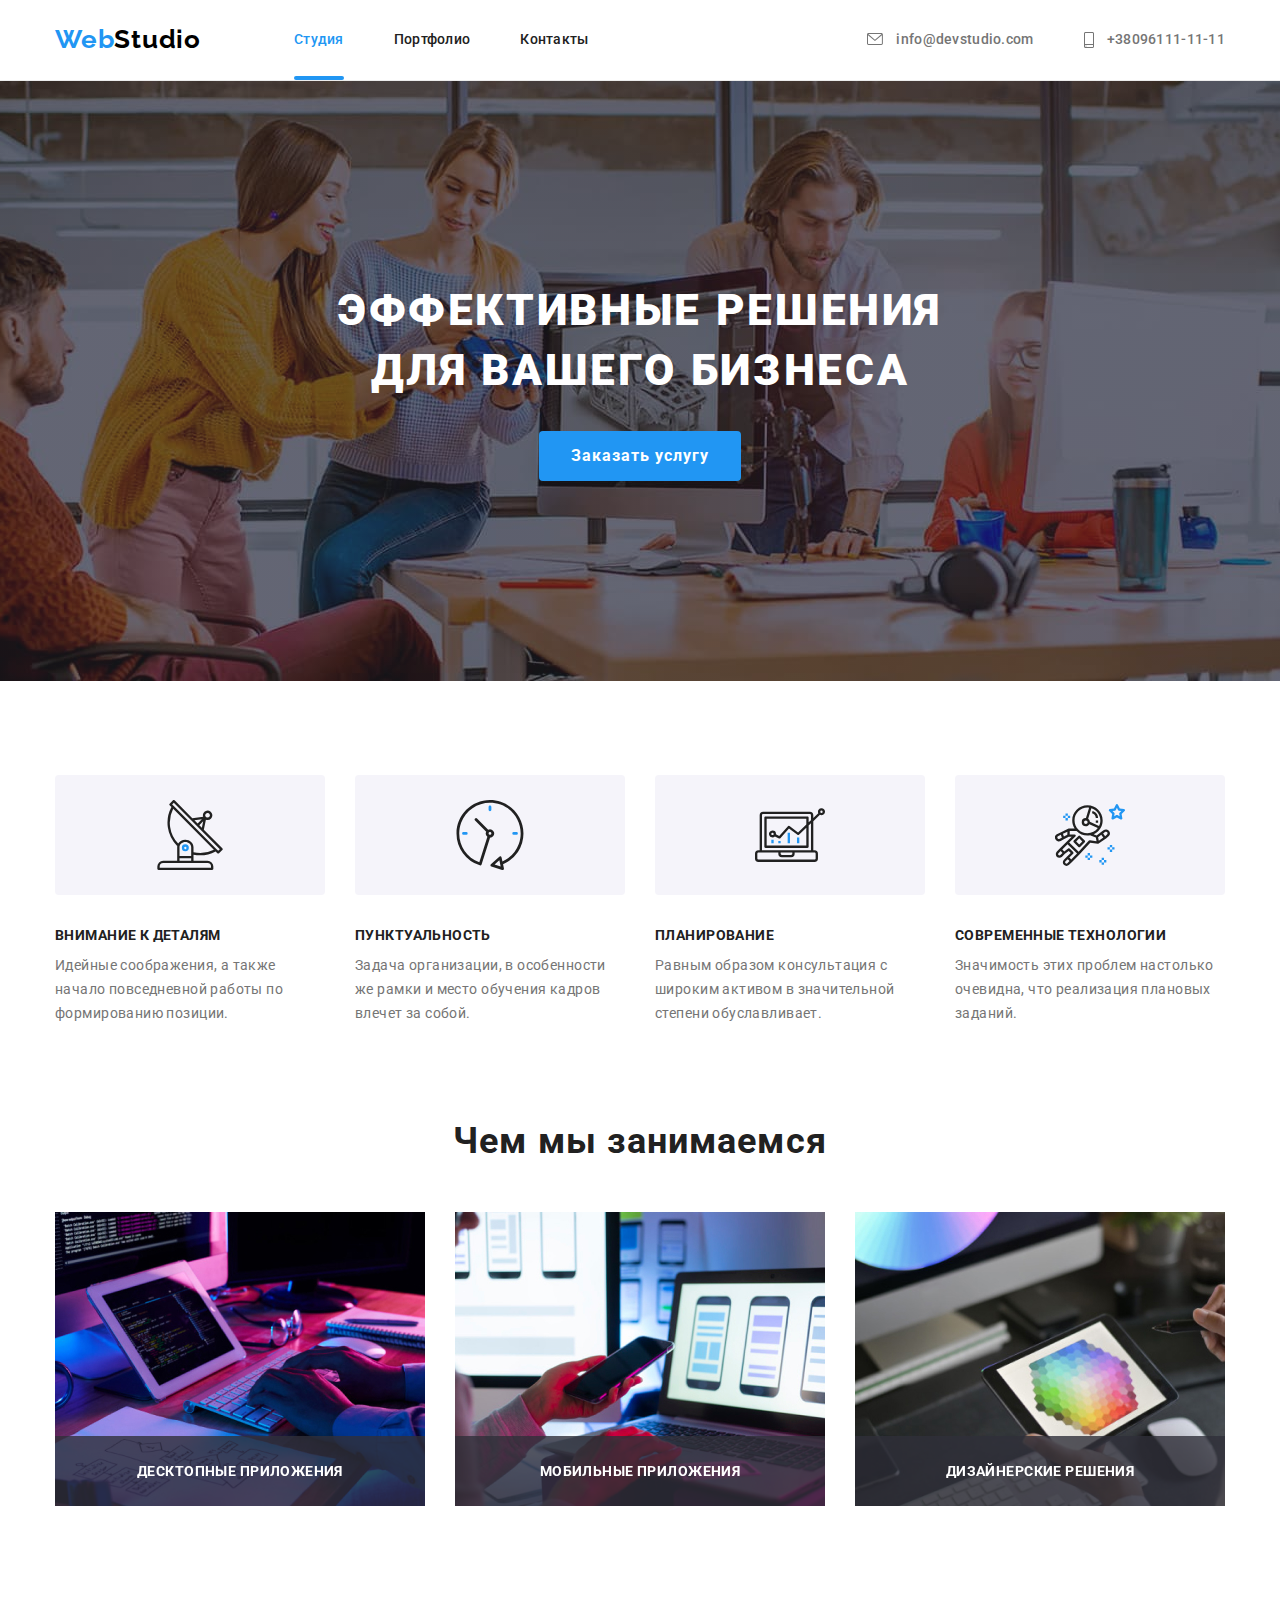
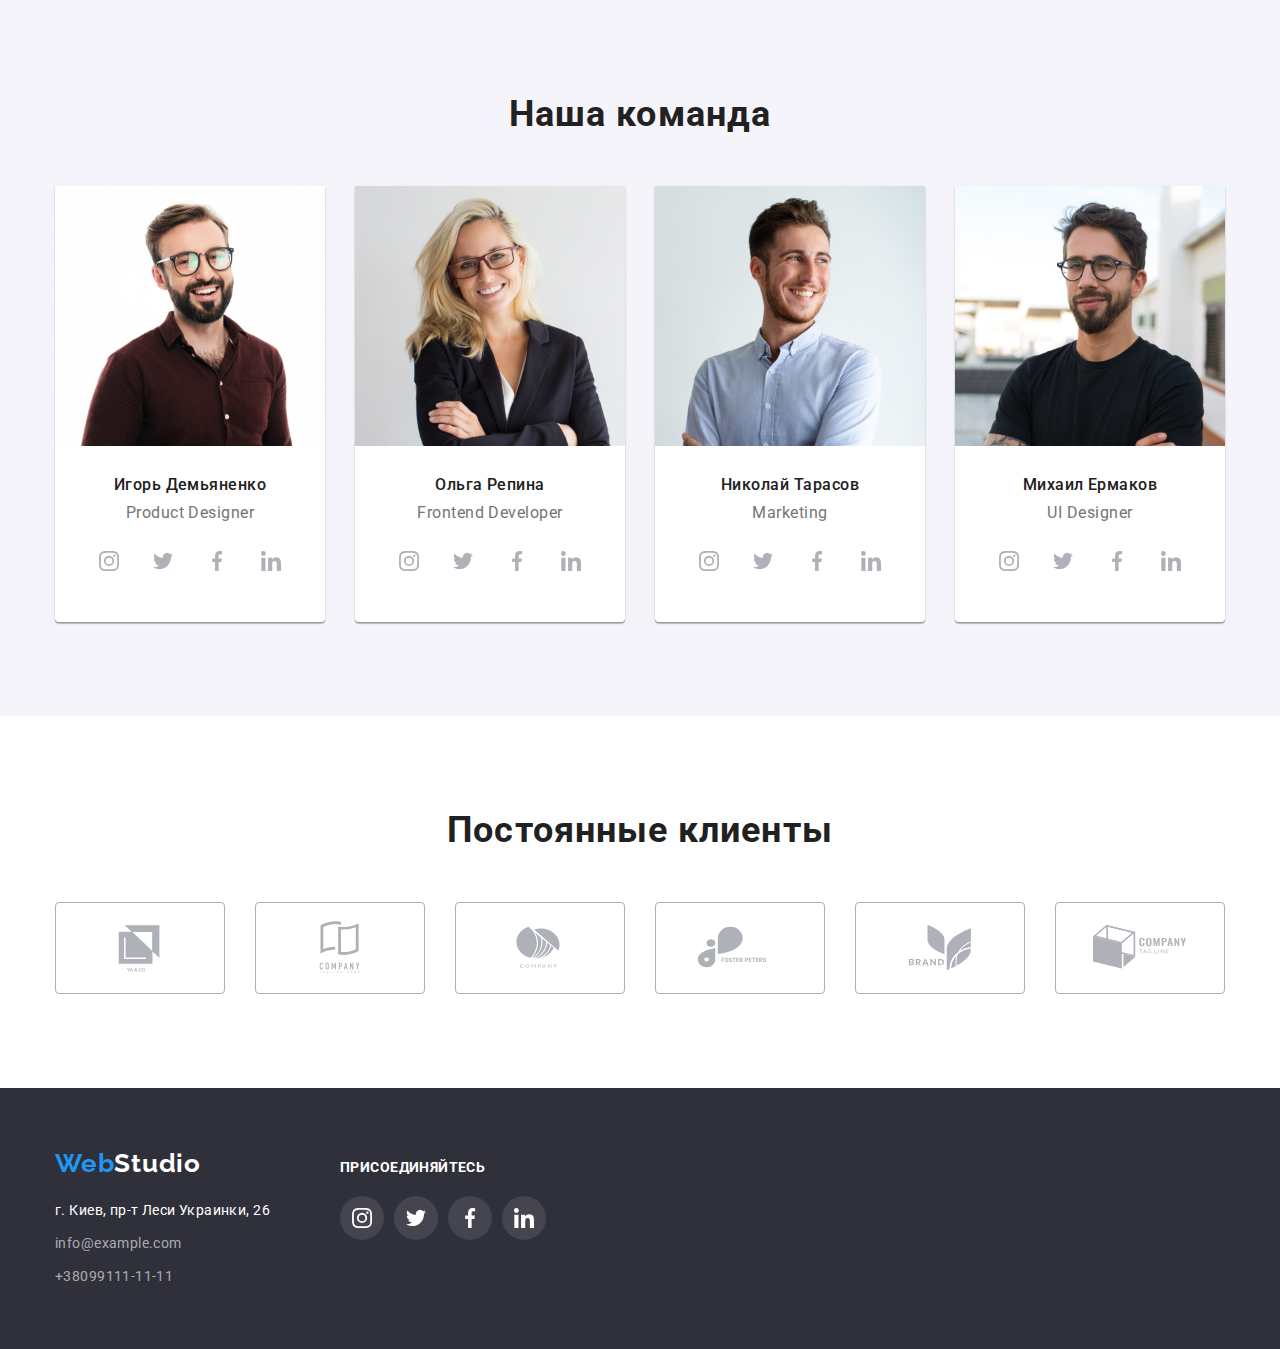
<file: index.html>
<!DOCTYPE html>
<html lang="ru">
  <head>
    <meta charset="UTF-8" />
    <meta http-equiv="X-UA-Compatible" content="IE=edge" />
    <meta name="viewport" content="width=device-width, initial-scale=1.0" />
    <link
      rel="stylesheet"
      href="https://cdnjs.cloudflare.com/ajax/libs/modern-normalize/1.0.0/modern-normalize.min.css"
    />
    <link rel="stylesheet" href="./styles/style.css" />
    <title>goit-markup-hw-01</title>
    <link rel="preconnect" href="https://fonts.googleapis.com" />
    <link rel="preconnect" href="https://fonts.gstatic.com" crossorigin />
    <link
      href="https://fonts.googleapis.com/css2?family=Raleway:wght@700&family=Roboto:wght@400;500;700;900&display=swap"
      rel="stylesheet"
    />
  </head>
  <body>
    <!--header-->

    <header class="header-content">
      <div class="container nav">
        <nav class="header-nav">
          <a lang="en" class="logo" href="./index.html"><span class="logo-web">Web</span>Studio</a>

          <ul class="header-list list">
            <li class="item is-active"><a class="link current" href="./index.html">Студия</a></li>
            <li class="item"><a class="link" href="./portfolio.html">Портфолио</a></li>
            <li class="item"><a class="link" href="./index.html">Контакты</a></li>
          </ul>
        </nav>
        <ul class="contact-list list">
          <li class="contact-item item item-icon">
            <a class="link contact-link" href="mailto:info@devstudio.com">
              <svg class="icon-mail">
                <use href="./images/icon.svg/symbol-defs.svg#icon-mail"></use>
              </svg>
              info@devstudio.com
            </a>
          </li>
          <li class="contact-item item item-icon">
            <a class="link contact-link" href="tel:+380961111111"
              ><svg class="icon-smartphone">
                <use href="./images/icon.svg/symbol-defs.svg#icon-smartphone"></use>
              </svg>
              +38096111-11-11
            </a>
          </li>
        </ul>
      </div>
    </header>

    <!--Main-->

    <main>
      <!--title-->

      <section class="section hero-section">
        <div class="container hero-container">
          <h1 class="hero-title">
            Эффективные решения <br />
            для вашего бизнеса
          </h1>
          <button class="hero-button" type="button" data-modal-open>Заказать услугу</button>
        </div>
        <div class="backdrop is-hidden" data-modal>
          <div class="modal">
            <button class="modal-button" type="button" data-modal-close>
              <svg class="icon-close">
                <use href="./images/icon.svg/symbol-defs.svg#icon-close-black"></use>
              </svg>
            </button>
            <p class="modal-text">Hello World</p>
          </div>
        </div>
      </section>

      <!--skills-->

      <section class="section skill-section">
        <h2 class="visually-hidden">Скилы</h2>

        <div class="container skill-container">
          <ul class="skill-list list">
            <li class="skill-box">
              <h3 class="skill-title">Внимание к деталям</h3>
              <p class="skill-text">
                Идейные соображения, а также начало повседневной работы по формированию позиции.
              </p>
            </li>

            <li class="skill-box">
              <h3 class="skill-title">Пунктуальность</h3>
              <p class="skill-text">
                Задача организации, в особенности же рамки и место обучения кадров влечет за собой.
              </p>
            </li>

            <li class="skill-box">
              <h3 class="skill-title">Планирование</h3>
              <p class="skill-text">
                Равным образом консультация с широким активом в значительной степени обуславливает.
              </p>
            </li>

            <li class="skill-box">
              <h3 class="skill-title">Современные технологии</h3>
              <p class="skill-text">
                Значимость этих проблем настолько очевидна, что реализация плановых заданий.
              </p>
            </li>
          </ul>
        </div>
      </section>

      <!-- our work -->

      <section class="section work-section">
        <div class="container work-container">
          <h2 class="work-title">Чем мы занимаемся</h2>

          <ul class="work-list list set-card">
            <li class="work-item set-item">
              <img src="./images/box1.jpg" alt="работа" width="370" />
              <p class="work-text">Десктопные приложения</p>
            </li>
            <li class="work-item set-item">
              <img src="./images/box2.jpg" alt="работа" width="370" />
              <p class="work-text">Мобильные приложения</p>
            </li>
            <li class="work-item set-item">
              <img src="./images/box3.jpg" alt="работа" width="370" />
              <p class="work-text">Дизайнерские решения</p>
            </li>
          </ul>
        </div>
      </section>

      <!--our team -->

      <section class="section team-section">
        <div class="container team-container">
          <h2 class="team-title">Наша команда</h2>

          <ul class="team-list list set-card">
            <li class="team-worker set-item">
              <img
                class="worker-photo"
                src="./images/photo1.jpg"
                alt="работник1"
                width="270"
                height="260"
              />
              <div class="team-context">
                <h3 class="team-name">Игорь Демьяненко</h3>
                <p class="team-job">Product Designer</p>
                <ul class="list list-icon">
                  <li class="icon-item icon-social">
                    <a class="link link-icon" href="./portfolio.html">
                      <svg class="icon">
                        <use href="./images/icon.svg/symbol-defs.svg#icon-instagram"></use>
                      </svg>
                    </a>
                  </li>
                  <li class="icon-item icon-social">
                    <a class="link link-icon" href="./portfolio.html">
                      <svg class="icon">
                        <use
                          href="./images/icon.svg/symbol-defs.svg#icon-twitter"
                          width="20"
                          height="20"
                        ></use>
                      </svg>
                    </a>
                  </li>
                  <li class="icon-item icon-social">
                    <a class="link link-icon" href="./portfolio.html">
                      <svg class="icon">
                        <use
                          href="./images/icon.svg/symbol-defs.svg#icon-facebook"
                          width="20"
                          height="20"
                        ></use>
                      </svg>
                    </a>
                  </li>
                  <li class="icon-item icon-social">
                    <a class="link link-icon" href="./portfolio.html">
                      <svg class="icon">
                        <use
                          href="./images/icon.svg/symbol-defs.svg#icon-linkedin"
                          width="20"
                          height="20"
                        ></use>
                      </svg>
                    </a>
                  </li>
                </ul>
              </div>
            </li>

            <li class="team-worker set-item">
              <img
                class="worker-photo"
                src="./images/photo2.jpg"
                alt="работник2"
                width="270"
                height="260"
              />
              <div class="team-context">
                <h3 class="team-name">Ольга Репина</h3>
                <p class="team-job">Frontend Developer</p>
                <ul class="list list-icon">
                  <li class="icon-item icon-social">
                    <a class="link link-icon" href="./portfolio.html">
                      <svg class="icon">
                        <use href="./images/icon.svg/symbol-defs.svg#icon-instagram"></use>
                      </svg>
                    </a>
                  </li>
                  <li class="icon-item icon-social">
                    <a class="link link-icon" href="./portfolio.html">
                      <svg class="icon">
                        <use
                          href="./images/icon.svg/symbol-defs.svg#icon-twitter"
                          width="20"
                          height="20"
                        ></use>
                      </svg>
                    </a>
                  </li>
                  <li class="icon-item icon-social">
                    <a class="link link-icon" href="./portfolio.html">
                      <svg class="icon">
                        <use
                          href="./images/icon.svg/symbol-defs.svg#icon-facebook"
                          width="20"
                          height="20"
                        ></use>
                      </svg>
                    </a>
                  </li>
                  <li class="icon-item">
                    <a class="link link-icon" href="./portfolio.html">
                      <svg class="icon">
                        <use
                          href="./images/icon.svg/symbol-defs.svg#icon-linkedin"
                          width="20"
                          height="20"
                        ></use>
                      </svg>
                    </a>
                  </li>
                </ul>
              </div>
            </li>
            <li class="team-worker set-item">
              <img
                class="worker-photo"
                src="./images/photo3.jpg"
                alt="работник3"
                width="270"
                height="260"
              />
              <div class="team-context">
                <h3 class="team-name">Николай Тарасов</h3>
                <p class="team-job">Marketing</p>
                <ul class="list list-icon">
                  <li class="icon-item icon-social">
                    <a class="link link-icon" href="./portfolio.html">
                      <svg class="icon">
                        <use href="./images/icon.svg/symbol-defs.svg#icon-instagram"></use>
                      </svg>
                    </a>
                  </li>
                  <li class="icon-item icon-social">
                    <a class="link link-icon" href="./portfolio.html">
                      <svg class="icon">
                        <use
                          href="./images/icon.svg/symbol-defs.svg#icon-twitter"
                          width="20"
                          height="20"
                        ></use>
                      </svg>
                    </a>
                  </li>
                  <li class="icon-item icon-social">
                    <a class="link link-icon" href="./portfolio.html">
                      <svg class="icon">
                        <use
                          href="./images/icon.svg/symbol-defs.svg#icon-facebook"
                          width="20"
                          height="20"
                        ></use>
                      </svg>
                    </a>
                  </li>
                  <li class="icon-item">
                    <a class="link link-icon" href="./portfolio.html">
                      <svg class="icon">
                        <use
                          href="./images/icon.svg/symbol-defs.svg#icon-linkedin"
                          width="20"
                          height="20"
                        ></use>
                      </svg>
                    </a>
                  </li>
                </ul>
              </div>
            </li>

            <li class="team-worker set-item">
              <img
                class="worker-photo"
                src="./images/photo4.jpg"
                alt="работник4"
                width="270"
                height="260"
              />
              <div class="team-context">
                <h3 class="team-name">Михаил Ермаков</h3>
                <p class="team-job">UI Designer</p>
                <ul class="list list-icon">
                  <li class="icon-item icon-social">
                    <a class="link link-icon" href="./portfolio.html">
                      <svg class="icon">
                        <use href="./images/icon.svg/symbol-defs.svg#icon-instagram"></use>
                      </svg>
                    </a>
                  </li>
                  <li class="icon-item icon-social">
                    <a class="link link-icon" href="./portfolio.html">
                      <svg class="icon">
                        <use
                          href="./images/icon.svg/symbol-defs.svg#icon-twitter"
                          width="20"
                          height="20"
                        ></use>
                      </svg>
                    </a>
                  </li>
                  <li class="icon-item icon-social">
                    <a class="link link-icon" href="./portfolio.html">
                      <svg class="icon">
                        <use
                          href="./images/icon.svg/symbol-defs.svg#icon-facebook"
                          width="20"
                          height="20"
                        ></use>
                      </svg>
                    </a>
                  </li>
                  <li class="icon-item icon-social">
                    <a class="link link-icon" href="./portfolio.html">
                      <svg class="icon">
                        <use
                          href="./images/icon.svg/symbol-defs.svg#icon-linkedin"
                          width="20"
                          height="20"
                        ></use>
                      </svg>
                    </a>
                  </li>
                </ul>
              </div>
            </li>
          </ul>
        </div>
      </section>

      <!-- clients -->

      <section class="section">
        <div class="container">
          <h2 class="title title-client">Постоянные клиенты</h2>

          <ul class="list list-client set-card">
            <li class="item-client set-item">
              <a class="link link-client" href="">
                <svg class="icon-client company1">
                  <use href="./images/icon.svg/symbol-defs.svg#icon-company1"></use>
                </svg>
              </a>
            </li>
            <li class="item-client set-item">
              <a class="link link-client" href="">
                <svg class="icon-client company2">
                  <use href="./images/icon.svg/symbol-defs.svg#icon-company2"></use>
                </svg>
              </a>
            </li>
            <li class="item-client set-item">
              <a class="link link-client" href="">
                <svg class="icon-client company3">
                  <use href="./images/icon.svg/symbol-defs.svg#icon-company3"></use>
                </svg>
              </a>
            </li>
            <li class="item-client set-item">
              <a class="link link-client" href="">
                <svg class="icon-client company4">
                  <use href="./images/icon.svg/symbol-defs.svg#icon-company4"></use>
                </svg>
              </a>
            </li>
            <li class="item-client set-item">
              <a class="link link-client" href="">
                <svg class="icon-client company5">
                  <use href="./images/icon.svg/symbol-defs.svg#icon-company5"></use>
                </svg>
              </a>
            </li>
            <li class="item-client set-item">
              <a class="link link-client" href="">
                <svg class="icon-client company6">
                  <use href="./images/icon.svg/symbol-defs.svg#icon-company6"></use>
                </svg>
              </a>
            </li>
          </ul>
        </div>
      </section>
    </main>

    <!--footer-->

    <footer class="footer-content">
      <div class="container footer-container">
        <div>
          <a lang="en" class="logo" href="./index.html"><span class="logo-web">Web</span>Studio</a>
          <address class="addres">
            <ul class="footer-link list">
              <li class="item">
                <a
                  class="map-link"
                  href="https://goo.gl/maps/2Jbn84FayPKxQuNF9"
                  target="_blank"
                  rel="noopener nofollow"
                  >г. Киев, пр-т Леси Украинки, 26
                </a>
              </li>
              <li class="item">
                <a class="link" href="mailto:info@example.com">info@example.com</a>
              </li>
              <li class="item"><a class="link" href="tel:+380991111111">+38099111-11-11</a></li>
            </ul>
          </address>
        </div>
        <div class="container-social">
          <h2 class="social-title">присоединяйтесь</h2>
          <ul class="list list-social">
            <li class="item-social icon-social">
              <a class="link" href="">
                <svg class="footer-icon">
                  <use href="./images/icon.svg/symbol-defs.svg#icon-instagram"></use>
                </svg>
              </a>
            </li>
            <li class="item-social icon-social">
              <a class="link" href="">
                <svg class="footer-icon">
                  <use href="./images/icon.svg/symbol-defs.svg#icon-twitter"></use>
                </svg>
              </a>
            </li>
            <li class="item-social icon-social">
              <a class="link" href="">
                <svg class="footer-icon">
                  <use href="./images/icon.svg/symbol-defs.svg#icon-facebook"></use>
                </svg>
              </a>
            </li>
            <li class="item-social icon-social">
              <a class="link" href="">
                <svg class="footer-icon">
                  <use href="./images/icon.svg/symbol-defs.svg#icon-linkedin"></use>
                </svg>
              </a>
            </li>
          </ul>
        </div>
      </div>
    </footer>
    <script src="./js/modal.js"></script>
  </body>
</html>
</file>
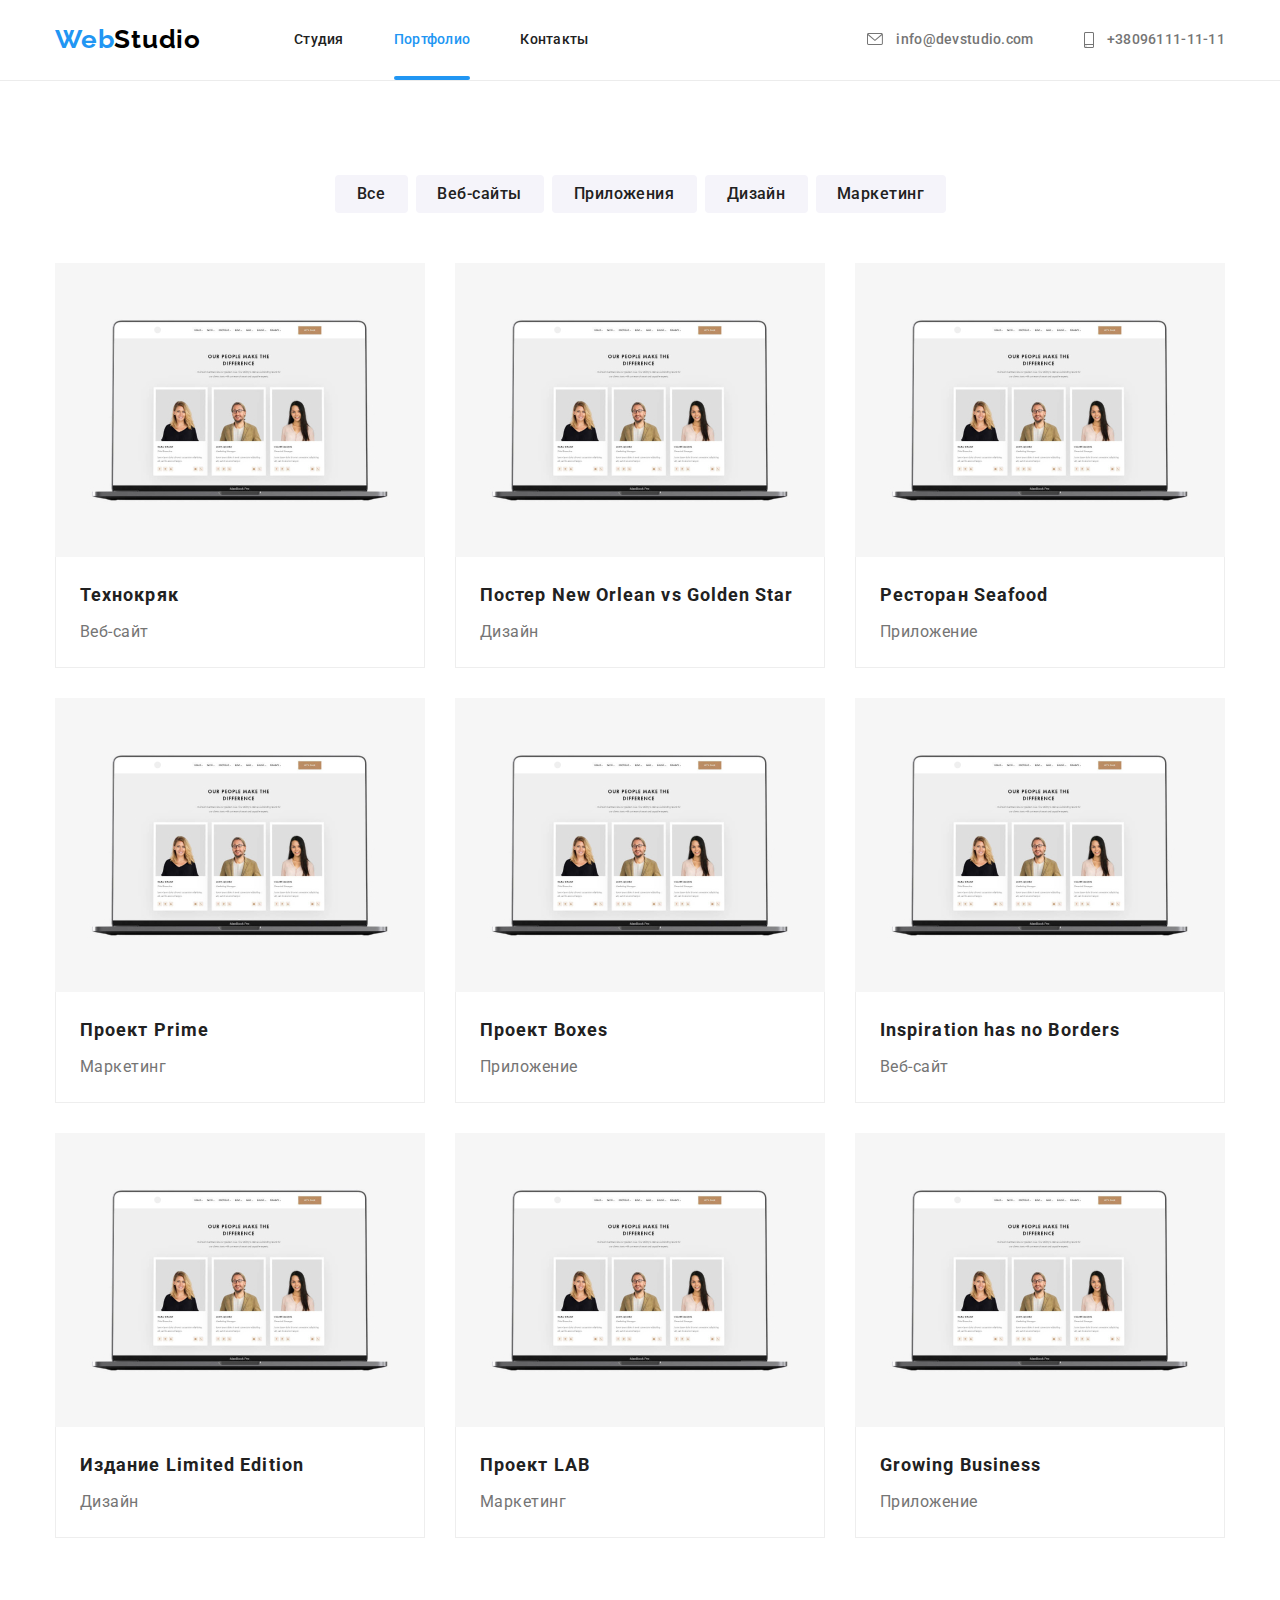
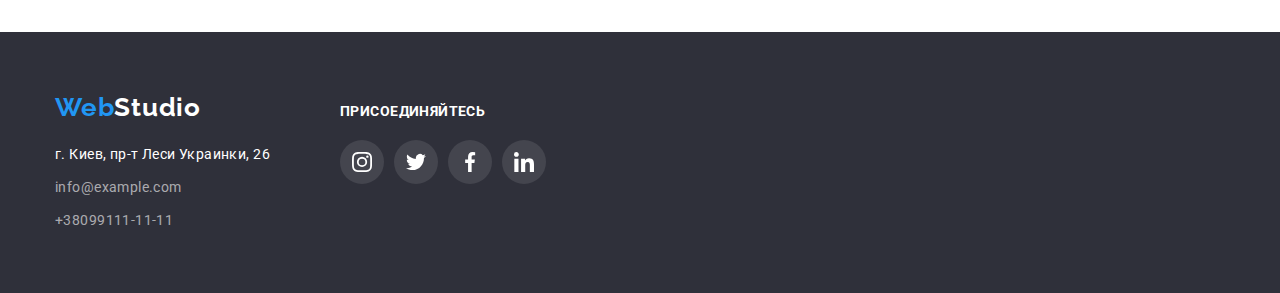
<file: portfolio.html>
<!DOCTYPE html>
<html lang="ru">
  <head>
    <meta charset="UTF-8" />
    <meta http-equiv="X-UA-Compatible" content="IE=edge" />
    <meta name="viewport" content="width=device-width, initial-scale=1.0" />
    <link
      rel="stylesheet"
      href="https://cdnjs.cloudflare.com/ajax/libs/modern-normalize/1.0.0/modern-normalize.min.css"
    />
    <link rel="stylesheet" href="./styles/style.css" />
    <link rel="preconnect" href="https://fonts.googleapis.com" />
    <link rel="preconnect" href="https://fonts.gstatic.com" crossorigin />
    <link
      href="https://fonts.googleapis.com/css2?family=Raleway:wght@700&family=Roboto:wght@400;500;700;900&display=swap"
      rel="stylesheet"
    />
    <title>goit-markup-hw-02</title>
  </head>
  <body>
    <!--header-->

    <header class="header-content">
      <div class="container nav">
        <nav class="header-nav">
          <a lang="en" class="logo" href="./index.html"><span class="logo-web">Web</span>Studio</a>

          <ul class="header-list list">
            <li class="item"><a class="link" href="./index.html">Студия</a></li>
            <li class="item is-active">
              <a class="link current" href="./portfolio.html">Портфолио</a>
            </li>
            <li class="item"><a class="link" href="./index.html">Контакты</a></li>
          </ul>
        </nav>
        <ul class="contact-list list">
          <li class="contact-item item item-icon">
            <a class="link contact-link" href="mailto:info@devstudio.com">
              <svg class="icon-mail">
                <use href="./images/icon.svg/symbol-defs.svg#icon-mail"></use>
              </svg>
              info@devstudio.com
            </a>
          </li>
          <li class="contact-item item item-icon">
            <a class="link contact-link" href="tel:+380961111111"
              ><svg class="icon-smartphone">
                <use href="./images/icon.svg/symbol-defs.svg#icon-smartphone"></use>
              </svg>
              +38096111-11-11
            </a>
          </li>
        </ul>
      </div>
    </header>

    <!--main-->

    <main>
      <section class="section project">
        <h1 class="visually-hidden">Портфолио</h1>

        <div class="container">
          <!--portfolio buttons-->

          <ul class="list-button list">
            <li class="item">
              <button class="button all" type="button">Все</button>
            </li>
            <li class="item">
              <button class="button web" type="button">Веб-сайты</button>
            </li>
            <li class="item">
              <button class="button app" type="button">Приложения</button>
            </li>
            <li class="item">
              <button class="button design" type="button">Дизайн</button>
            </li>
            <li class="item">
              <button class="button marcketing" type="button">Маркетинг</button>
            </li>
          </ul>

          <!--projects-->

          <ul class="project-list list set-card">
            <li class="project-item set-item">
              <a class="link project-card" href="">
                <div class="project-slider">
                  <img class="project-img" src="./images/box4.jpg" alt="project" width="370" />
                  <p class="project-desc">
                    Ресурс предлагает комплексные предложения с разным уровнем функционала и
                    сервисов. Все это позволит посетителю получить исчерпывающие сведения о компании
                    или частном лице.
                  </p>
                </div>
                <div class="project-box">
                  <h2 class="project-title">Технокряк</h2>
                  <p class="project-text">Веб-сайт</p>
                </div>
              </a>
            </li>
            <li class="project-item set-item">
              <a class="link project-card" href="">
                <div class="project-slider">
                  <img class="project-img" src="./images/box4.jpg" alt="project" width="370" />
                  <p class="project-desc">
                    Ресурс предлагает комплексные предложения с разным уровнем функционала и
                    сервисов. Все это позволит посетителю получить исчерпывающие сведения о компании
                    или частном лице.
                  </p>
                </div>
                <div class="project-box">
                  <h2 class="project-title">Постер New Orlean vs Golden Star</h2>
                  <p class="project-text">Дизайн</p>
                </div>
              </a>
            </li>
            <li class="project-item set-item">
              <a class="link project-card" href="">
                <div class="project-slider">
                  <img class="project-img" src="./images/box4.jpg" alt="project" width="370" />
                  <p class="project-desc">
                    Ресурс предлагает комплексные предложения с разным уровнем функционала и
                    сервисов. Все это позволит посетителю получить исчерпывающие сведения о компании
                    или частном лице.
                  </p>
                </div>
                <div class="project-box">
                  <h2 class="project-title">Ресторан Seafood</h2>
                  <p class="project-text">Приложение</p>
                </div>
              </a>
            </li>
            <li class="project-item set-item">
              <a class="link project-card" href="">
                <div class="project-slider">
                  <img class="project-img" src="./images/box4.jpg" alt="project" width="370" />
                  <p class="project-desc">
                    Ресурс предлагает комплексные предложения с разным уровнем функционала и
                    сервисов. Все это позволит посетителю получить исчерпывающие сведения о компании
                    или частном лице.
                  </p>
                </div>
                <div class="project-box">
                  <h2 class="project-title">Проект Prime</h2>
                  <p class="project-text">Маркетинг</p>
                </div>
              </a>
            </li>
            <li class="project-item set-item">
              <a class="link project-card" href="">
                <div class="project-slider">
                  <img class="project-img" src="./images/box4.jpg" alt="project" width="370" />
                  <p class="project-desc">
                    Ресурс предлагает комплексные предложения с разным уровнем функционала и
                    сервисов. Все это позволит посетителю получить исчерпывающие сведения о компании
                    или частном лице.
                  </p>
                </div>
                <div class="project-box">
                  <h2 class="project-title">Проект Boxes</h2>
                  <p class="project-text">Приложение</p>
                </div>
              </a>
            </li>
            <li class="project-item set-item">
              <a class="link project-card" href="">
                <div class="project-slider">
                  <img class="project-img" src="./images/box4.jpg" alt="project" width="370" />
                  <p class="project-desc">
                    Ресурс предлагает комплексные предложения с разным уровнем функционала и
                    сервисов. Все это позволит посетителю получить исчерпывающие сведения о компании
                    или частном лице.
                  </p>
                </div>
                <div class="project-box">
                  <h2 class="project-title">Inspiration has no Borders</h2>
                  <p class="project-text">Веб-сайт</p>
                </div>
              </a>
            </li>
            <li class="project-item set-item">
              <a class="link project-card" href="">
                <div class="project-slider">
                  <img class="project-img" src="./images/box4.jpg" alt="project" width="370" />
                  <p class="project-desc">
                    Ресурс предлагает комплексные предложения с разным уровнем функционала и
                    сервисов. Все это позволит посетителю получить исчерпывающие сведения о компании
                    или частном лице.
                  </p>
                </div>
                <div class="project-box">
                  <h2 class="project-title">Издание Limited Edition</h2>
                  <p class="project-text">Дизайн</p>
                </div>
              </a>
            </li>
            <li class="project-item set-item">
              <a class="link project-card" href="">
                <div class="project-slider">
                  <img class="project-img" src="./images/box4.jpg" alt="project" width="370" />
                  <p class="project-desc">
                    Ресурс предлагает комплексные предложения с разным уровнем функционала и
                    сервисов. Все это позволит посетителю получить исчерпывающие сведения о компании
                    или частном лице.
                  </p>
                </div>
                <div class="project-box">
                  <h2 class="project-title">Проект LAB</h2>
                  <p class="project-text">Маркетинг</p>
                </div>
              </a>
            </li>
            <li class="project-item set-item">
              <a class="link project-card" href="">
                <div class="project-slider">
                  <img class="project-img" src="./images/box4.jpg" alt="project" width="370" />
                  <p class="project-desc">
                    Ресурс предлагает комплексные предложения с разным уровнем функционала и
                    сервисов. Все это позволит посетителю получить исчерпывающие сведения о компании
                    или частном лице.
                  </p>
                </div>
                <div class="project-box">
                  <h2 class="project-title">Growing Business</h2>
                  <p class="project-text">Приложение</p>
                </div>
              </a>
            </li>
          </ul>
        </div>
      </section>
    </main>

    <!--footer-->

    <footer class="footer-content">
      <div class="container footer-container">
        <div>
          <a lang="en" class="logo" href="./index.html"><span class="logo-web">Web</span>Studio</a>
          <address class="addres">
            <ul class="footer-link list">
              <li class="item">
                <a
                  class="map-link"
                  href="https://goo.gl/maps/2Jbn84FayPKxQuNF9"
                  target="_blank"
                  rel="noopener nofollow"
                  >г. Киев, пр-т Леси Украинки, 26
                </a>
              </li>
              <li class="item">
                <a class="link" href="mailto:info@example.com">info@example.com</a>
              </li>
              <li class="item"><a class="link" href="tel:+380991111111">+38099111-11-11</a></li>
            </ul>
          </address>
        </div>
        <div class="container-social">
          <h2 class="social-title">присоединяйтесь</h2>
          <ul class="list list-social">
            <li class="item-social icon-social">
              <a class="link" href="">
                <svg class="footer-icon">
                  <use href="./images/icon.svg/symbol-defs.svg#icon-instagram"></use>
                </svg>
              </a>
            </li>
            <li class="item-social icon-social">
              <a class="link" href="">
                <svg class="footer-icon">
                  <use href="./images/icon.svg/symbol-defs.svg#icon-twitter"></use>
                </svg>
              </a>
            </li>
            <li class="item-social icon-social">
              <a class="link" href="">
                <svg class="footer-icon">
                  <use href="./images/icon.svg/symbol-defs.svg#icon-facebook"></use>
                </svg>
              </a>
            </li>
            <li class="item-social icon-social">
              <a class="link" href="">
                <svg class="footer-icon">
                  <use href="./images/icon.svg/symbol-defs.svg#icon-linkedin"></use>
                </svg>
              </a>
            </li>
          </ul>
        </div>
      </div>
    </footer>
  </body>
</html>
</file>
<file: styles/style.css>
:root {
  --primari-text-color: #757575;
  --secondary-text-color: #ffffff;
  --title-text-color: #212121;
  --first-bcg-color: #2f303a;
  --second-bcg-color: #f5f4fa;
  --link-color: #2196f3;
  --third-text-color: rgba(255, 255, 255, 0.6);
  --first-logo-color: #2196f3;
  --second-logo-color: #000000;
  --main-border-color: #ececec;
  --secondary-border-color: #eeeeee;
  --main-icon-color: #afb1b8;
  --main-bg-icon-color: rgba(255, 255, 255, 0.1);
  --hero-linear-gradient: rgba(47, 48, 58, 0.4);
  --items: 4;
  --indent: 30px;
  --amount: 3;
}

body {
  font-family: 'Roboto', sans-serif;
  font-size: 14px;
  letter-spacing: 0.03em;
  background-color: #ffffff;
  color: var(--primari-text-color);
}

h1,
h2,
h3,
h4,
h5,
h6,
p {
  margin: 0;
}

img {
  display: block;
  max-width: 100%;
  height: auto;
}

.list {
  list-style: none;
  padding-left: 0;
  margin: 0;
}

.link {
  text-decoration: none;
}

.icon-social:not(:last-child) {
  margin-right: 10px;
}

/* flex-сітка start*/

.set-card {
  display: flex;
  margin: calc(-1 * var(--indent) / 2);
}

.set-item {
  margin: calc(var(--indent) / 2);
  flex-basis: calc((100% - var(--indent) * var(--items)) / var(--amount));
}

/* flex-сітка end */

/* container */

.container {
  width: 1200px;
  margin: 0 auto;
  padding: 0 15px;
}

/* section */
.section {
  padding-top: 94px;
  padding-bottom: 94px;
}
/* header */

.header-content {
  border-bottom: 1px solid var(--main-border-color);
}

.header-content .logo {
  padding-top: 24px;
  padding-bottom: 25px;
  font-family: 'Raleway';
  font-weight: 700;
  font-size: 26px;
  line-height: 1.19;
  letter-spacing: 0.03em;
  text-decoration: none;
  color: var(--second-logo-color);
}

.logo-web {
  color: var(--first-logo-color);
}

.header-nav {
  display: flex;
}

.container.nav {
  display: flex;
  align-items: center;
}

.header-list {
  align-items: center;
  display: flex;

  margin-left: 93px;
}

.item.is-active {
  position: relative;
}

.header-content .link:hover,
.header-content .link:focus {
  color: var(--link-color);

  transition: 250ms cubic-bezier(0.4, 0, 0.2, 1);
}

.header-list .link {
  display: block;
  text-decoration: none;
  font-weight: 500;
  font-size: 14px;
  line-height: 1.14;
  letter-spacing: 0.02em;
  color: var(--title-text-color);
}

.header-list .link.current {
  color: var(--link-color);
}

.link.current::after {
  position: absolute;
  content: '';

  bottom: -32px;
  left: 0;
  border-radius: 2px;

  width: 100%;
  height: 4px;

  background-color: var(--link-color);
}

.header-list > .item:nth-child(n + 2) {
  margin-left: 50px;
}

.item-icon:hover,
.item-icon:focus {
  color: var(--link-color);

  transition: 250ms cubic-bezier(0.4, 0, 0.2, 1);
}

.contact-list {
  display: flex;

  margin-left: auto;
}

.contact-list .link {
  cursor: pointer;

  font-weight: 500;
  font-size: 14px;
  line-height: 1.14;
  letter-spacing: 0.02em;

  color: var(--primari-text-color);
}

.contact-list > .item:nth-child(n + 2) {
  margin-left: 50px;
}

.icon-mail {
  vertical-align: -1px;

  width: 16px;
  height: 12px;

  margin-right: 10px;

  fill: currentColor;
}

.icon-smartphone {
  vertical-align: bottom;

  width: 10px;
  height: 16px;

  margin-right: 10px;

  fill: currentColor;
}

/* main */

/* hiden */

.visually-hidden {
  position: absolute;
  width: 1px;
  height: 1px;
  margin: -1px;
  border: 0;
  padding: 0;

  white-space: nowrap;
  clip-path: inset(100%);
  clip: rect(0 0 0 0);
  overflow: hidden;
}

/* portfolio setion */

/* portfolio buttons */

.list-button {
  display: flex;
  justify-content: center;

  margin-bottom: 50px;
}

.list-button > .item:nth-child(n + 2) {
  margin-left: 8px;
}

.list-button .button {
  cursor: pointer;

  border-radius: 4px;
  border: transparent;

  text-align: center;

  text-decoration: none;
  font-family: 'Roboto';
  font-style: normal;
  font-weight: 500;
  font-size: 16px;
  line-height: 1.62;
  letter-spacing: 0.03em;
  background-color: var(--second-bcg-color);
  color: var(--title-text-color);
}

.list-button .button:hover,
.list-button .button:focus {
  background-color: var(--link-color);
  color: var(--secondary-text-color);

  box-shadow: 0px 3px 1px rgba(0, 0, 0, 0.1), 0px 1px 2px rgba(0, 0, 0, 0.08),
    0px 2px 2px rgba(0, 0, 0, 0.12);

  transition: 250ms cubic-bezier(0.4, 0, 0.2, 1);
}

.button.all {
  width: 73px;
  height: 38px;
  left: 495px;
  top: 174px;
}

.button.web {
  width: 128px;
  height: 38px;
  left: 576px;
  top: 174px;
}

.button.app {
  width: 145px;
  height: 38px;
  left: 712px;
  top: 174px;
}

.button.design {
  width: 103px;
  height: 38px;
  left: 865px;
  top: 174px;
}

.button.marcketing {
  width: 130px;
  height: 38px;
  left: 976px;
  top: 174px;
}
/* portfolio projects */

.project-list {
  --items: 3;
  --amount: 3;
}

.project-list {
  flex-wrap: wrap;
}

.project-card:hover,
.project-card:focus {
  box-shadow: 0px 1px 1px rgba(0, 0, 0, 0.12), 0px 4px 4px rgba(0, 0, 0, 0.06),
    1px 4px 6px rgba(0, 0, 0, 0.16);

  transition: 250ms cubic-bezier(0.4, 0, 0.2, 1);
}

.project-card {
  cursor: pointer;
  display: block;
}

.project-slider {
  position: relative;
  overflow: hidden;
}

.project-desc {
  position: absolute;

  width: 100%;
  height: 294px;

  top: calc(50% + 150px);

  padding: 63px 24px;

  text-align: center;

  font-weight: 400;
  font-size: 18px;
  line-height: 1.55;
  letter-spacing: 0.03em;

  color: var(--secondary-text-color);

  background-color: rgba(33, 150, 243, 0.9);

  transition: 250ms cubic-bezier(0.4, 0, 0.2, 1);
}

.project-item:hover .project-desc,
.project-item:focus .project-desc {
  transform: translateY(calc(-50% - 150px));
}

.project-box {
  padding: 20px 24px;
  border: 1px solid var(--secondary-border-color);
  border-top: none;
}

.project-title {
  margin-bottom: 4px;
  margin-right: auto;
  font-weight: 700;
  font-size: 18px;
  line-height: 2;
  letter-spacing: 0.06em;
  color: var(--title-text-color);
}

.project-text {
  margin-right: auto;
  font-weight: 400;
  font-size: 16px;
  line-height: 1.88;

  letter-spacing: 0.03em;

  color: var(--primari-text-color);
}

/* hero title*/

.hero-section {
  background-image: linear-gradient(
      to right,
      var(--hero-linear-gradient),
      var(--hero-linear-gradient)
    ),
    url(../images/background-image-hero.jpg);

  background-position: center;
  background-repeat: no-repeat;
  background-size: cover;

  max-width: 1600px;
  height: 600px;

  margin-left: auto;
  margin-right: auto;
  padding-bottom: 200px;
  padding-top: 200px;

  text-align: center;
  background-color: var(--first-bcg-color);
}

.hero-title {
  margin-bottom: 30px;
  font-weight: 900;
  font-size: 44px;
  line-height: 1.36;

  text-align: center;
  letter-spacing: 0.06em;

  text-transform: uppercase;
  color: var(--secondary-text-color);
}

.hero-button {
  cursor: pointer;
  font-weight: 700;
  font-size: 16px;
  line-height: 1.88;

  padding: 10px 32px;

  letter-spacing: 0.06em;
  color: var(--secondary-text-color);
  background-color: var(--link-color);

  border-radius: 4px;
  border: none;
}

.hero-button:hover,
.hero-button:focus {
  background-color: #188ce8;
  box-shadow: 0px 4px 4px rgba(0, 0, 0, 0.15);

  transition: 250ms cubic-bezier(0.4, 0, 0.2, 1);
}

.backdrop {
  position: fixed;
  top: 0;
  left: 0;

  width: 100%;
  height: 100%;

  background-color: rgba(0, 0, 0, 0.2);
  transition: 1500ms cubic-bezier(0.4, 0, 0.2, 1);
}

.backdrop.is-hidden {
  opacity: 0;
  pointer-events: none;
}

.modal {
  position: absolute;
  display: flex;
  top: 0;
  left: 0;
  top: 50%;
  left: 50%;
  transform: translate(-50%, -50%);

  min-width: 528px;
  min-height: 581px;

  align-items: center;
  justify-content: center;

  background-color: var(--secondary-text-color);
  box-shadow: 0px 1px 3px rgba(0, 0, 0, 0.12), 0px 1px 1px rgba(0, 0, 0, 0.14),
    0px 2px 1px rgba(0, 0, 0, 0.2);
  border-radius: 4px;

  transition: 500ms cubic-bezier(0.4, 0, 0.2, 1);
}

.modal-button {
  position: absolute;
  right: 8px;
  top: 8px;
  cursor: pointer;
  background-color: var(--secondary-text-color);
  border: none;
}

.icon-close {
  width: 18px;
  height: 18px;

  border: 1px solid rgba(0, 0, 0, 0.1);
  border-radius: 50%;
}

.modal-text {
  font-family: 'Raleway';
  font-weight: 700;
  font-size: 44px;
  line-height: 1.36;

  letter-spacing: 0.06em;
  color: var(--second-logo-color);
  box-shadow: 1px 2px 3px 3px rgba(0, 0, 0, 0.14);
  border-radius: 4px;
}

/* skills */

.skill-list {
  display: flex;
}

.skill-box::before {
  content: '';
  display: inline-block;
  width: 270px;
  height: 120px;
  margin-bottom: 30px;

  border-radius: 4px;
  background-color: var(--second-bcg-color);

  background-repeat: no-repeat;
  background-position: center;
}

.skill-box:nth-child(1)::before {
  background-image: url(../images/icon.svg/satelit.svg);
}

.skill-box:nth-child(2)::before {
  background-image: url(../images/icon.svg/clock.svg);
}

.skill-box:nth-child(3)::before {
  background-image: url(../images/icon.svg/diagram.svg);
}

.skill-box:nth-child(4)::before {
  background-image: url(../images/icon.svg/astronaut.svg);
}

.skill-box:not(:last-child) {
  margin-right: 30px;
}

.skill-title {
  margin-bottom: 10px;
  font-weight: 700;
  font-size: 14px;
  line-height: 1.14;
  letter-spacing: 0.03em;
  text-transform: uppercase;
  color: var(--title-text-color);
}

.skill-text {
  font-weight: 400;
  font-size: 14px;
  line-height: 1.71;
  letter-spacing: 0.03em;
}

/* our work */

.work-list {
  --items: 3;
  --amount: 2;
}

.work-section {
  padding-top: 0;
}

.work-title {
  margin-bottom: 50px;
  font-weight: 700;
  font-size: 36px;
  line-height: 42px;
  text-align: center;
  letter-spacing: 0.03em;

  color: var(--title-text-color);
}

.work-item {
  position: relative;
}

.work-text {
  position: absolute;

  display: flex;
  justify-content: center;
  align-items: center;

  left: 0;
  bottom: 0;

  width: 100%;
  min-height: 70px;

  font-weight: 700;
  font-size: 14px;
  line-height: 16px;

  letter-spacing: 0.03em;
  text-transform: uppercase;

  color: var(--secondary-text-color);
  background: rgba(47, 48, 58, 0.8);
}

/* our team */

.team-section {
  background-color: var(--second-bcg-color);
}

.team-list {
  --items: 4;
  --amount: 3;
}

.team-worker {
  border-radius: 0px 0px 4px 4px;
  box-shadow: 0px 1px 3px rgba(0, 0, 0, 0.12), 0px 1px 1px rgba(0, 0, 0, 0.14),
    0px 2px 1px rgba(0, 0, 0, 0.2);
  background-color: var(--secondary-text-color);
}

.team-context {
  padding-top: 30px;
  padding-bottom: 39px;
}

.team-title {
  margin-bottom: 50px;
  font-weight: 700;
  font-size: 36px;
  line-height: 1.16;
  text-align: center;
  letter-spacing: 0.03em;
  color: var(--title-text-color);
}

.team-name {
  margin-top: 0;
  margin-bottom: 10px;
  font-weight: 500;
  font-size: 16px;
  line-height: 1.18;

  text-align: center;
  letter-spacing: 0.03em;
  color: var(--title-text-color);
}

.team-job {
  font-weight: 400;
  font-size: 16px;
  line-height: 1.18;
  margin-bottom: 16px;

  text-align: center;
  letter-spacing: 0.03em;
}

/*  team icons */

.list-icon {
  display: flex;

  justify-content: center;
}

.link-icon {
  display: flex;

  cursor: pointer;

  width: 44px;
  height: 44px;

  border-radius: 50%;

  color: var(--main-icon-color);
  justify-content: center;
  align-items: center;
}

.link-icon:hover,
.link-icon:focus {
  background-color: var(--link-color);
  color: var(--secondary-text-color);

  transition: 250ms cubic-bezier(0.4, 0, 0.2, 1);
}

.icon {
  fill: currentColor;
  width: 20px;
  height: 20px;
}

.icon:hover,
.icon:focus {
  fill: var(--secondary-text-color);

  transition: 250ms cubic-bezier(0.4, 0, 0.2, 1);
}

/* clients */

.title-client {
  margin-bottom: 50px;
  font-weight: 700;
  font-size: 36px;
  line-height: 1.16;
  text-align: center;
  letter-spacing: 0.03em;

  color: var(--title-text-color);
}

.list-client {
  --item: 6;
  --amount: 5;
}

.link-client {
  display: flex;

  align-items: center;
  justify-content: center;

  cursor: pointer;

  width: 170px;
  height: 92px;

  border: 1px solid var(--main-icon-color);

  border-radius: 4px;

  color: var(--main-icon-color);
}

.link-client:hover,
.link-client:focus {
  color: var(--link-color);
  border-color: var(--link-color);

  transition: 250ms cubic-bezier(0.4, 0, 0.2, 1);
}

.icon-client {
  fill: currentColor;
  width: 106px;
  height: 60px;
}

/* footer */

.footer-container {
  display: flex;
  align-items: baseline;
}

.footer-content {
  padding-top: 60px;
  padding-bottom: 60px;
  background-color: var(--first-bcg-color);
}

.footer-content .logo {
  display: block;
  font-family: 'Raleway';
  font-weight: 700;
  font-size: 26px;
  line-height: 1.19;
  letter-spacing: 0.03em;
  color: var(--secondary-text-color);
  text-decoration: none;
}

.footer-link .link:hover,
.footer-link .link:focus {
  color: var(--link-color);

  transition: 250ms cubic-bezier(0.4, 0, 0.2, 1);
}

.addres {
  margin-top: 20px;
  font-style: normal;
}

.footer-link .link {
  font-weight: 400;
  font-size: 14px;
  line-height: 1.71;
  letter-spacing: 0.03em;
  color: rgba(255, 255, 255, 0.6);
}

.footer-link > .item:nth-child(n + 2) {
  margin-top: 9px;
}

.map-link {
  text-decoration: none;
  font-weight: 400;
  font-size: 14px;
  line-height: 1.71;
  letter-spacing: 0.03em;
  color: var(--secondary-text-color);
}

.map-link:hover,
.map-link:focus {
  color: var(--link-color);

  transition: 250ms cubic-bezier(0.4, 0, 0.2, 1);
}

/*  social icons */

.container-social {
  margin-left: 70px;
}

.social-title {
  font-weight: 700;
  font-size: 14px;
  line-height: 1.14;
  letter-spacing: 0.03em;
  text-transform: uppercase;

  color: var(--secondary-text-color);

  margin-bottom: 20px;
}

.list-social {
  display: flex;
}

.list-social .link {
  display: flex;

  align-items: center;
  justify-content: center;

  cursor: pointer;

  width: 44px;
  height: 44px;

  border-radius: 50%;
  background-color: var(--main-bg-icon-color);
}

.item-social > .link:hover,
.item-social > .link:focus {
  background-color: var(--link-color);

  transition: 250ms cubic-bezier(0.4, 0, 0.2, 1);
}

.footer-icon {
  fill: var(--secondary-text-color);

  width: 20px;
  height: 20px;
}
</file>
